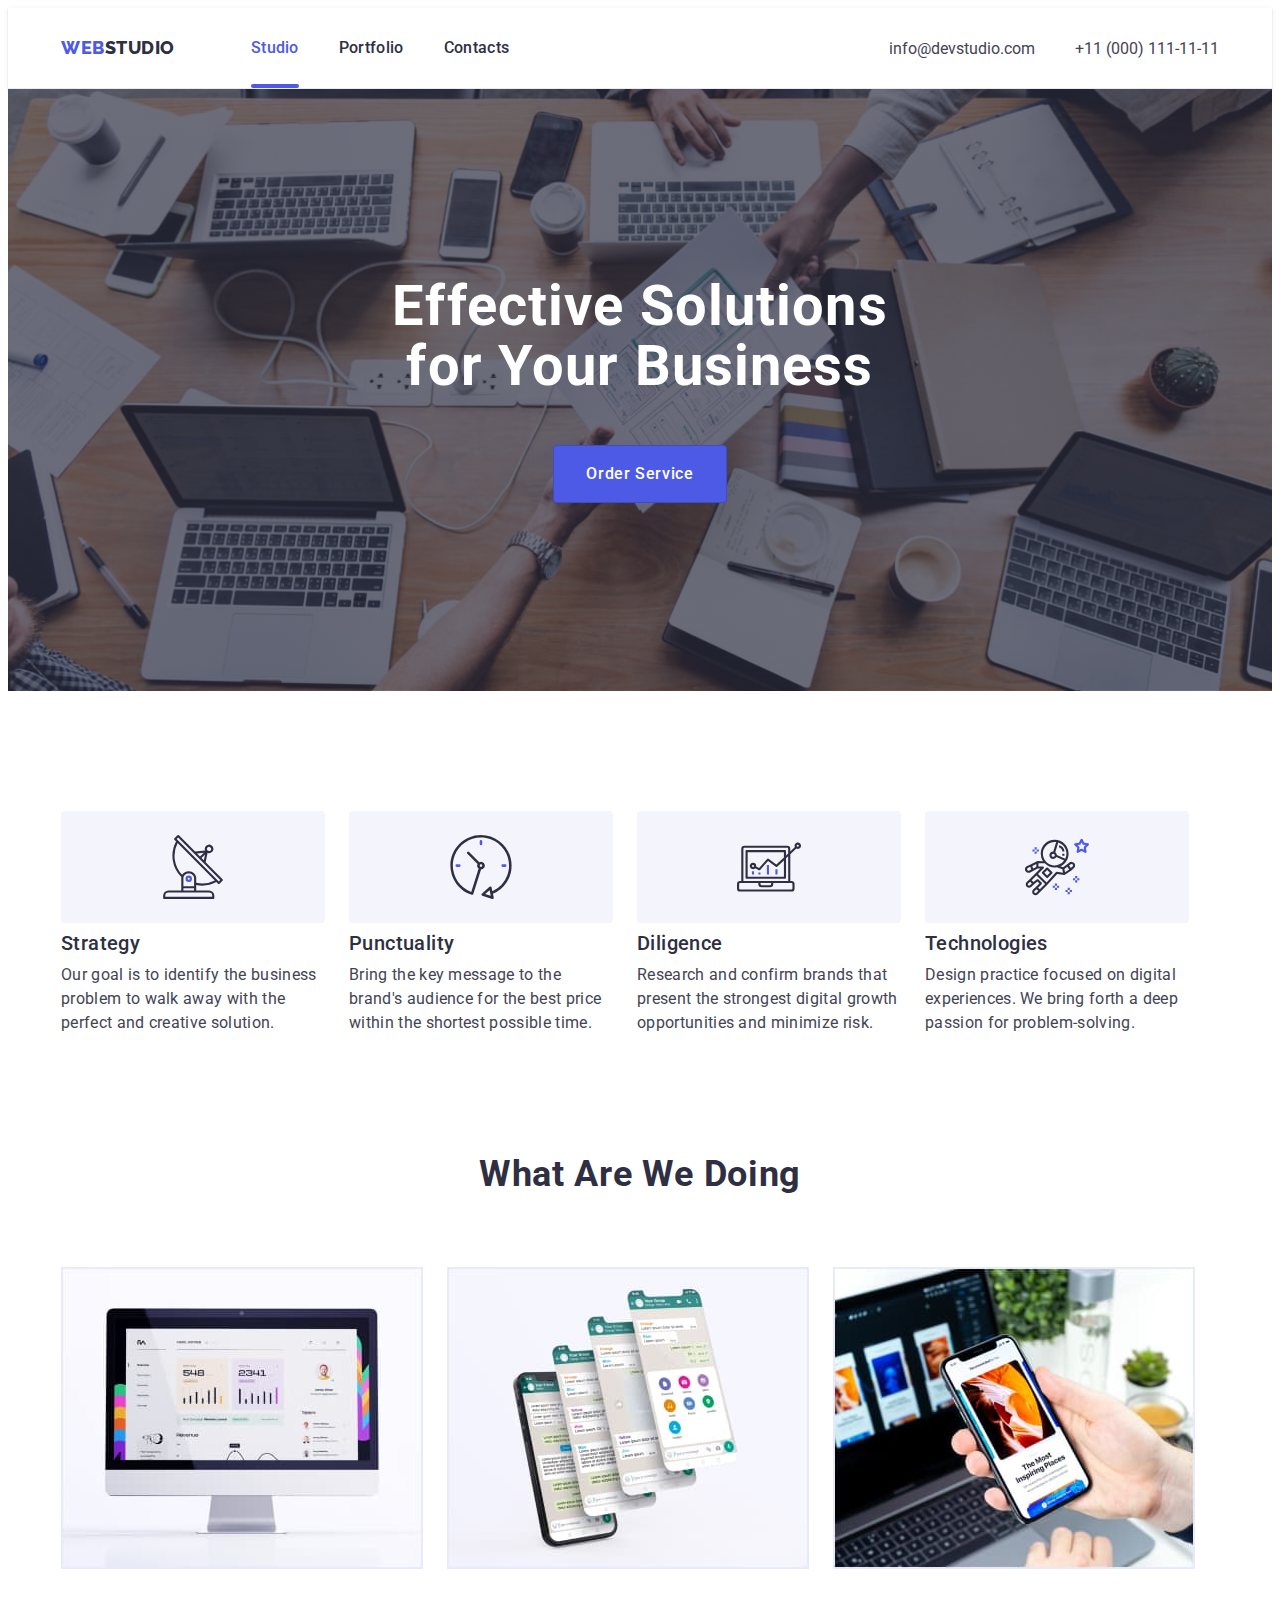
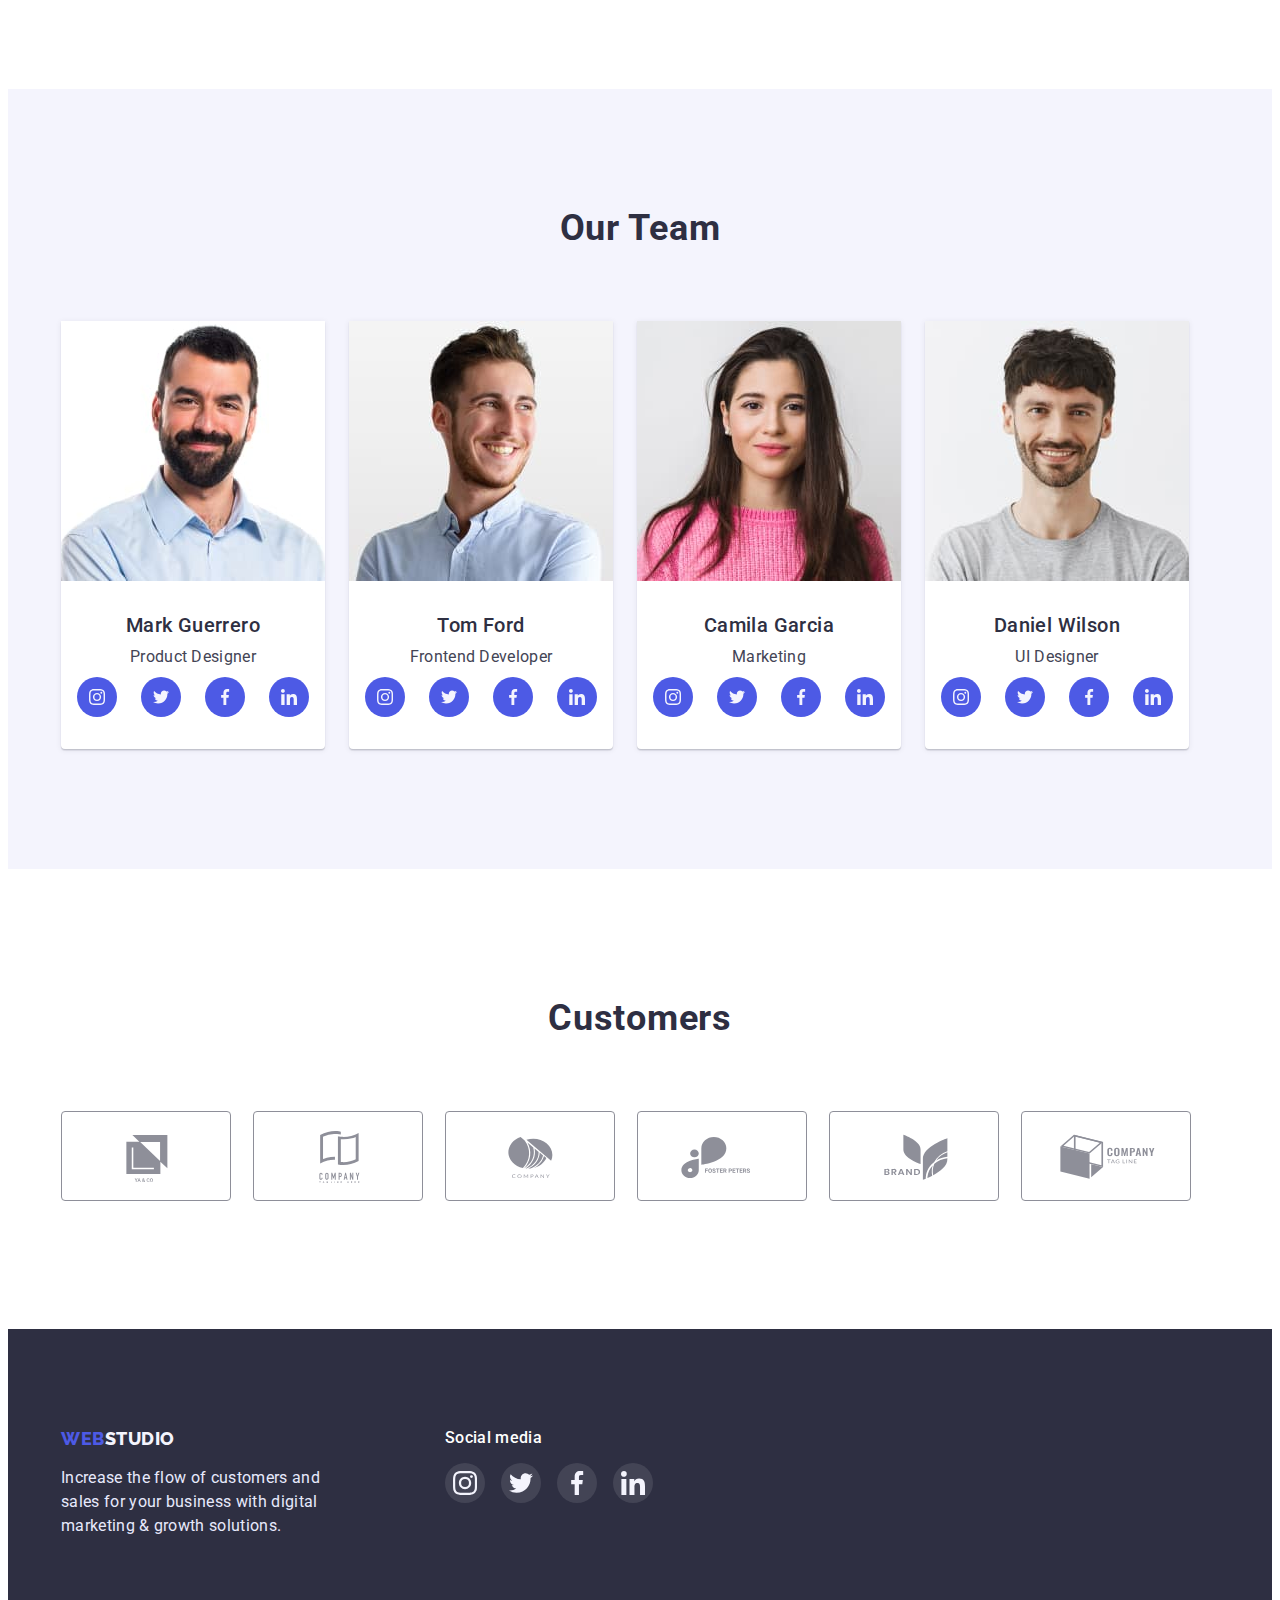
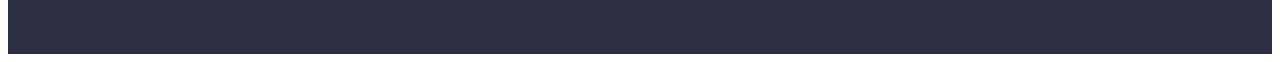
<file: index.html>
<!DOCTYPE html>
<html lang="en">

<head>
    <meta charset="UTF-8">
    <meta http-equiv="X-UA-Compatible" content="IE=edge">
    <meta name="viewport" content="width=device-width, initial-scale=1.0">
    <title>Web Studio</title>
    <link rel="preconnect" href="https://fonts.googleapis.com">
    <link rel="preconnect" href="https://fonts.gstatic.com" crossorigin>
    <link
        href="https://fonts.googleapis.com/css2?family=Raleway:wght@800&family=Roboto:wght@400;500;700;900&display=swap"
        rel="stylesheet">
    <link rel="stylesheet" href="https://cdnjs.cloudflare.com/ajax/libs/modern-normalize/1.1.0/modern-normalize.min.css"
        integrity="sha512-wpPYUAdjBVSE4KJnH1VR1HeZfpl1ub8YT/NKx4PuQ5NmX2tKuGu6U/JRp5y+Y8XG2tV+wKQpNHVUX03MfMFn9Q=="
        crossorigin="anonymous" referrerpolicy="no-referrer" />
    <link rel="stylesheet" href="./css/styles.css" />
</head>

<body>
    <header class="header">
        <div class="container">
            <div class="header-container">
                <nav class="header-navigation">
                    <a class="logo" href="./index.html">Web<span class="logo-two">Studio</span></a>
                    <ul class="headerlist">
                        <li><a class="header-link current" href="">Studio</a> </li>
                        <li><a class="header-link" href="./portfolio.html">Portfolio</a> </li>
                        <li><a class="header-link" href="">Contacts</a> </li>
                    </ul>
                </nav>
                <address>
                    <ul class="headerlist-address">
                        <li><a class="addresslink" href="mailto:info@devstudio.com">info@devstudio.com</a></li>
                        <li><a class="addresslink" href="tel:+110001111111">+11 (000) 111-11-11</a></li>
                    </ul>
                </address>
            </div>
        </div>
    </header>
    <main>
        <section class="section-general">
            <div class="container">
                <h1 class="section-general-title">Effective Solutions for Your
                    Business</h1>
                <button class="section-general-button" type="button" data-modal-open>Order Service</button>
            </div>
        </section>
        <section class="section-hidden">
            <div class="container">
                <h2 class="hidden-title">Characteristic</h2>
                <ul class="list-characteristic">
                    <li class="item-characteristic">
                        <div class="icon-item-characteristic">
                            <svg class="icon-characteristic" width="64px" height="64px">
                                <use href="./images/icon.svg#icon-antenna-1">
                                </use>
                            </svg>
                        </div>
                        <h3 class="title-characteristic">Strategy</h3>
                        <p class="subtitle-characteristic">Our goal is to identify the business problem to walk away
                            with the perfect and creative solution.</p>
                    </li>
                    <li class="item-characteristic">
                        <div class="icon-item-characteristic">
                            <svg class="icon-characteristic" width=" 64px" height="64px">
                                <use href="./images/icon.svg#icon-clock-1">
                                </use>
                            </svg>
                        </div>
                        <h3 class="title-characteristic">Punctuality</h3>
                        <p class="subtitle-characteristic">Bring the key message to the brand's audience for the best
                            price within the shortest possible time.</p>
                    </li>
                    <li class="item-characteristic">
                        <div class="icon-item-characteristic">
                            <svg class="icon-characteristic" width=" 64px" height="64px">
                                <use href="./images/icon.svg#icon-diagram-1">
                                </use>
                            </svg>
                        </div>
                        <h3 class=" title-characteristic">Diligence</h3>
                        <p class="subtitle-characteristic">Research and confirm brands that present the strongest
                            digital growth opportunities and minimize risk.
                        </p>
                    </li>
                    <li class="item-characteristic">
                        <div class="icon-item-characteristic">
                            <svg class="icon-characteristic" width=" 64px" height="64px">
                                <use href="./images/icon.svg#icon-astronaut-1">
                                </use>
                            </svg>
                        </div>
                        <h3 class="title-characteristic">Technologies</h3>
                        <p class="subtitle-characteristic">Design practice focused on digital experiences. We bring
                            forth a deep passion for problem-solving.
                        </p>
                    </li>
                </ul>
            </div>
        </section>
        <section class="section-project">
            <div class="container">
                <h2 class="title-project">What are we doing</h2>
                <ul class="list-project">
                    <li>
                        <img class="img-project" src="./images/computer.jpg" alt="computer" width="360">
                    </li>
                    <li>
                        <img class="img-project" src="./images/screen.jpg" alt="screens" width="360">
                    </li>
                    <li>
                        <img class="img-project" src="./images/telephone.jpg" alt="telephone" width="360">
                    </li>
                </ul>
            </div>
        </section>
        <section class="section-team">
            <div class="container">
                <h2 class="title-team">Our Team</h2>
                <ul class="list-team">
                    <li class="list-team-iteam">
                        <img src="./images/mark.jpg" alt="Mark Guerrero" width="264">
                        <div class="items-team">
                            <h3 class="title-team-list">Mark Guerrero</h3>
                            <p class="subtitle-team">Product Designer</p>
                        </div>
                        <ul class="social-list">
                            <li class="social-item">
                                <a class="social-link" href="">
                                    <svg class="icon-team" width="16px" height="16px">
                                        <use href="./images/icon.svg#icon-instagram-2">
                                        </use>
                                    </svg>
                                </a>
                            </li>
                            <li class="social-item">
                                <a class="social-link" href="">
                                    <svg class="icon-team" width="16px" height="16px">
                                        <use href="./images/icon.svg#icon-twitter-1">
                                        </use>
                                    </svg>
                                </a>
                            </li>
                            <li class="social-item">
                                <a class="social-link" href="">
                                    <svg class="icon-team" width="16px" height="16px">
                                        <use href="./images/icon.svg#icon-facebook-1">
                                        </use>
                                    </svg>
                                </a>
                            </li>
                            <li class="social-item">
                                <a class="social-link" href="">
                                    <svg class="icon-team" width="16px" height="16px">
                                        <use href="./images/icon.svg#icon-linkedin-1">
                                        </use>
                                    </svg>
                                </a>
                            </li>
                        </ul>
                    </li>
                    <li class="list-team-iteam">
                        <img src="./images/tom.jpg" alt="Tom Ford" width="264">
                        <div class="items-team">
                            <h3 class="title-team-list">Tom Ford</h3>
                            <p class="subtitle-team">Frontend Developer</p>
                        </div>
                        <ul class="social-list">
                            <li class="social-item">
                                <a class="social-link" href="">
                                    <svg class="icon-team" width="16px" height="16px">
                                        <use href="./images/icon.svg#icon-instagram-2">
                                        </use>
                                    </svg>
                                </a>
                            </li>
                            <li class="social-item">
                                <a class="social-link" href="">
                                    <svg class="icon-team" width="16px" height="16px">
                                        <use href="./images/icon.svg#icon-twitter-1">
                                        </use>
                                    </svg>
                                </a>
                            </li>
                            <li class="social-item">
                                <a class="social-link" href="">
                                    <svg class="icon-team" width="16px" height="16px">
                                        <use href="./images/icon.svg#icon-facebook-1">
                                        </use>
                                    </svg>
                                </a>
                            </li>
                            <li class="social-item">
                                <a class="social-link" href="">
                                    <svg class="icon-team" width="16px" height="16px">
                                        <use href="./images/icon.svg#icon-linkedin-1">
                                        </use>
                                    </svg>
                                </a>
                            </li>
                        </ul>
                    </li>
                    </li>
                    <li class="list-team-iteam">
                        <img src="./images/camila.jpg" alt="Camila Garcia" width="264">
                        <div class="items-team">
                            <h3 class="title-team-list">Camila Garcia</h3>
                            <p class="subtitle-team">Marketing</p>
                        </div>
                        <ul class="social-list">
                            <li class="social-item">
                                <a class="social-link" href="">
                                    <svg class="icon-team" width="16px" height="16px">
                                        <use href="./images/icon.svg#icon-instagram-2">
                                        </use>
                                    </svg>
                                </a>
                            </li>
                            <li class="social-item">
                                <a class="social-link" href="">
                                    <svg class="icon-team" width="16px" height="16px">
                                        <use href="./images/icon.svg#icon-twitter-1">
                                        </use>
                                    </svg>
                                </a>
                            </li>
                            <li class="social-item">
                                <a class="social-link" href="">
                                    <svg class="icon-team" width="16px" height="16px">
                                        <use href="./images/icon.svg#icon-facebook-1">
                                        </use>
                                    </svg>
                                </a>
                            </li>
                            <li class="social-item">
                                <a class="social-link" href="">
                                    <svg class="icon-team" width="16px" height="16px">
                                        <use href="./images/icon.svg#icon-linkedin-1">
                                        </use>
                                    </svg>
                                </a>
                            </li>
                        </ul>
                    </li>
                    </li>
                    <li class="list-team-iteam">
                        <img src="./images/daniel.jpg" alt="Daniel Wilson" width="264">
                        <div class="items-team">
                            <h3 class="title-team-list">Daniel Wilson</h3>
                            <p class="subtitle-team">UI Designer</p>
                        </div>
                        <ul class="social-list">
                            <li class="social-item">
                                <a class="social-link" href="">
                                    <svg class="icon-team" width="16px" height="16px">
                                        <use href="./images/icon.svg#icon-instagram-2">
                                        </use>
                                    </svg>
                                </a>
                            </li>
                            <li class="social-item">
                                <a class="social-link" href="">
                                    <svg class="icon-team" width="16px" height="16px">
                                        <use href="./images/icon.svg#icon-twitter-1">
                                        </use>
                                    </svg>
                                </a>
                            </li>
                            <li class="social-item">
                                <a class="social-link" href="">
                                    <svg class="icon-team" width="16px" height="16px">
                                        <use href="./images/icon.svg#icon-facebook-1">
                                        </use>
                                    </svg>
                                </a>
                            </li>
                            <li class="social-item">
                                <a class="social-link" href="">
                                    <svg class="icon-team" width="16px" height="16px">
                                        <use href="./images/icon.svg#icon-linkedin-1">
                                        </use>
                                    </svg>
                                </a>
                            </li>
                        </ul>
                    </li>
                    </li>
                </ul>
            </div>
        </section>
        <section class="customers-section">
            <div class="container">
                <h3 class="customers-title">Customers</h3>
                <ul class="customers-list">
                    <li class="customers-item">
                        <a class="customers-link" href="">
                            <svg class="customers-icon" width="104px" height="56px">
                                <use href="./images/icon.svg#icon-Logo">
                                </use>
                            </svg>
                        </a>
                    </li>
                    <li class="customers-item">
                        <a class="customers-link" href="">
                            <svg class="customers-icon" width="104px" height="56px">
                                <use href="./images/icon.svg#icon-Logo-1">
                                </use>
                            </svg>
                        </a>
                    </li>
                    <li class="customers-item">
                        <a class="customers-link" href="">
                            <svg class="customers-icon" width="104px" height="56px">
                                <use href="./images/icon.svg#icon-Logo-2">
                                </use>
                            </svg>
                        </a>
                    </li>
                    <li class="customers-item">
                        <a class="customers-link" href="">
                            <svg class="customers-icon" width="104px" height="56px">
                                <use href="./images/icon.svg#icon-Logo-3">
                                </use>
                            </svg>
                        </a>
                    </li>
                    <li class="customers-item">
                        <a class="customers-link" href="">
                            <svg class="customers-icon" width="104px" height="56px">
                                <use href="./images/icon.svg#icon-Logo-4">
                                </use>
                            </svg>
                        </a>
                    </li>
                    <li class="customers-item">
                        <a class="customers-link" href="">
                            <svg class="customers-icon" width="104px" height="56px">
                                <use href="./images/icon.svg#icon-Logo-5">
                                </use>
                            </svg>
                        </a>
                    </li>
                </ul>
            </div>
        </section>
    </main>
    <footer class="footer-page">
        <div class="container">
            <ul class="footer-list">
                <li>
                    <a class="footer-link" href="./index.html"><span class="footer-link-logo">Web</span>Studio</a>
                    <p class="footer-subtitle">Increase the flow of customers and sales for your business with digital
                        marketing
                        & growth solutions.</p>
                </li>
                <li>
                    <h4 class="footer-social-title">Social media</h4>
                    <ul class="footer-social-list">
                        <li class="social-item">
                            <a class="footer-social-link" href="">
                                <svg class="footer-icon" width="24px" height="24px">
                                    <use href="./images/icon.svg#icon-instagram-2">
                                    </use>
                                </svg>
                            </a>
                        </li>
                        <li class="social-item">
                            <a class="footer-social-link" href="">
                                <svg class="footer-icon" width="24px" height="24px">
                                    <use href="./images/icon.svg#icon-twitter-1">
                                    </use>
                                </svg>
                            </a>
                        </li>
                        <li class="social-item">
                            <a class="footer-social-link" href="">
                                <svg class="footer-icon" width="24px" height="24px">
                                    <use href="./images/icon.svg#icon-facebook-1">
                                    </use>
                                </svg>
                            </a>
                        </li>
                        <li class="social-item">
                            <a class="footer-social-link" href="">
                                <svg class="footer-icon" width="24px" height="24px">
                                    <use href="./images/icon.svg#icon-linkedin-1">
                                    </use>
                                </svg>
                            </a>
                        </li>
                    </ul>
                </li>
            </ul>
        </div>
    </footer>

    <div class="backdrop is-hidden" data-modal>
        <div class="modal">
            <button class="modal-close" type="button" data-modal-close>
                <svg width="8px" height="8px">
                    <use href="./images/icon.svg#icon-close-black-18dp">
                    </use>
                </svg>
            </button>
        </div>
    </div>

    <script src="./modal.js"></script>

</body>

</html>
</file>
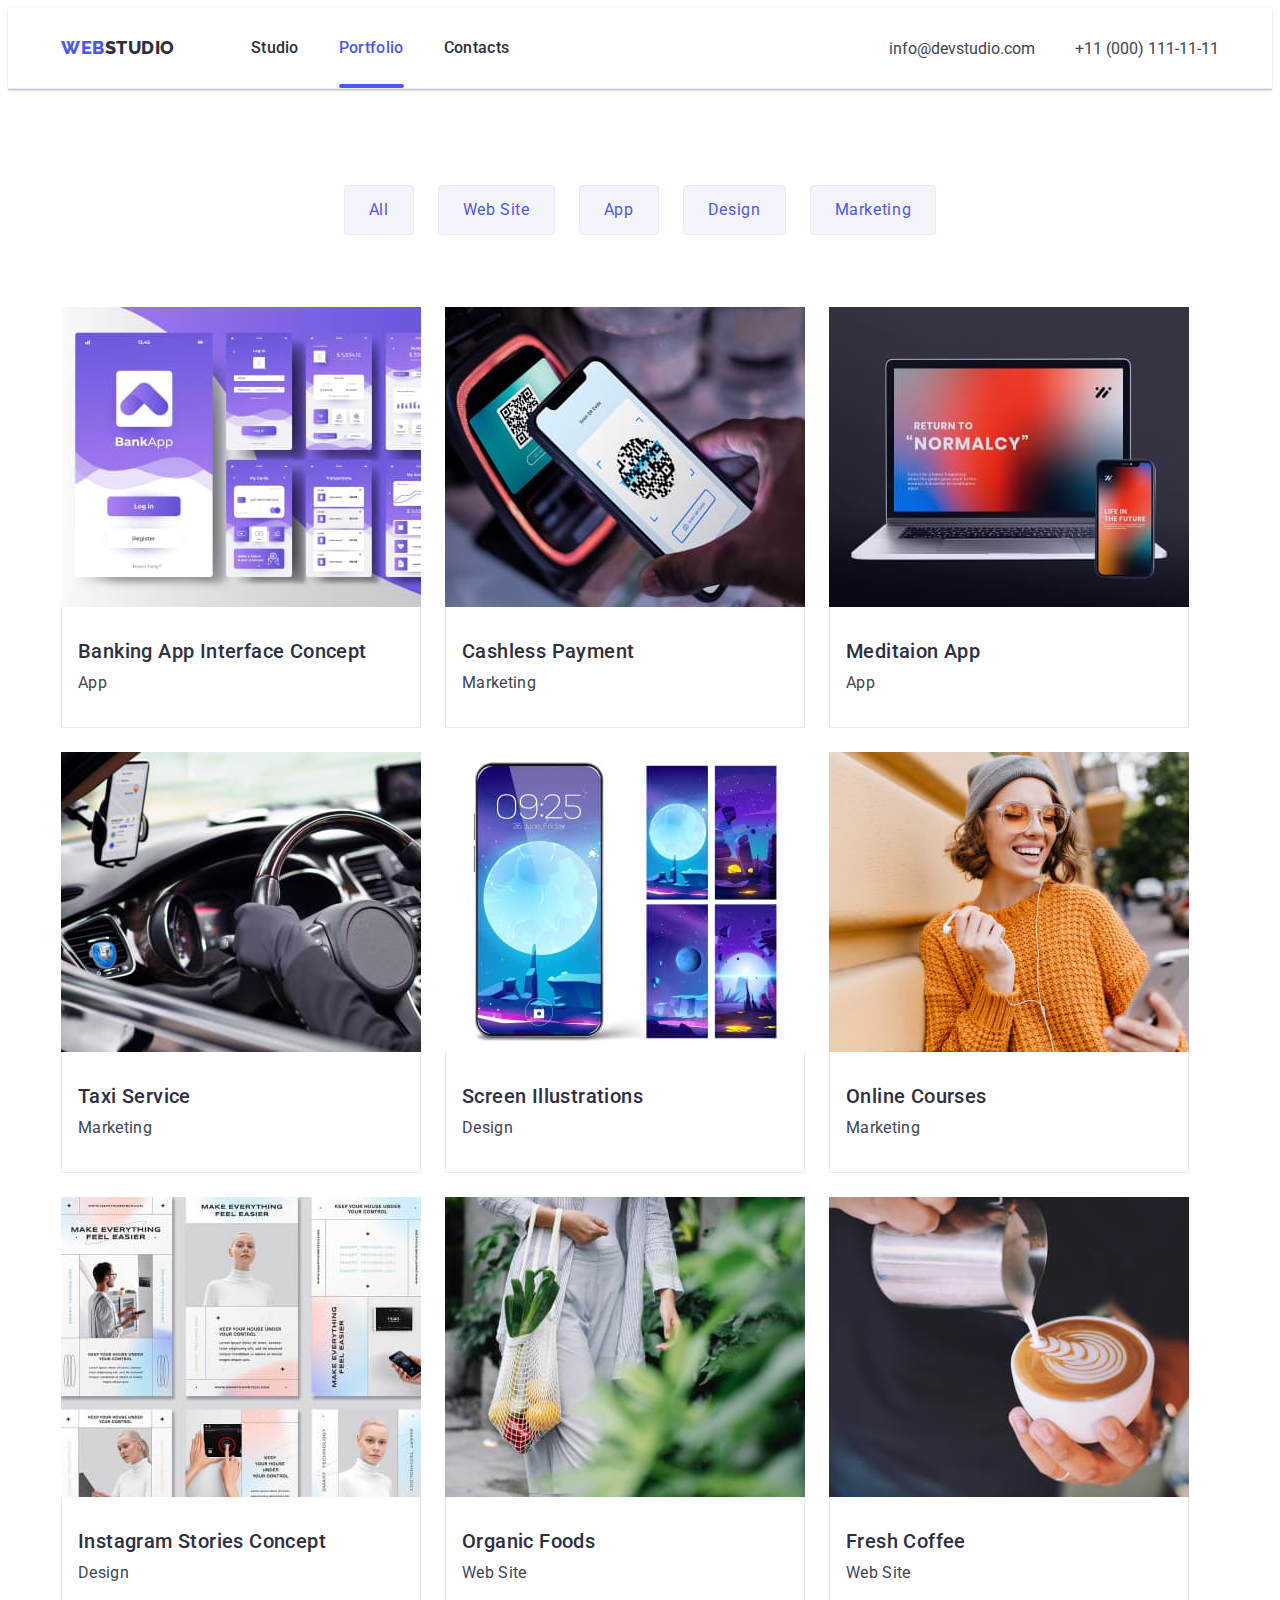
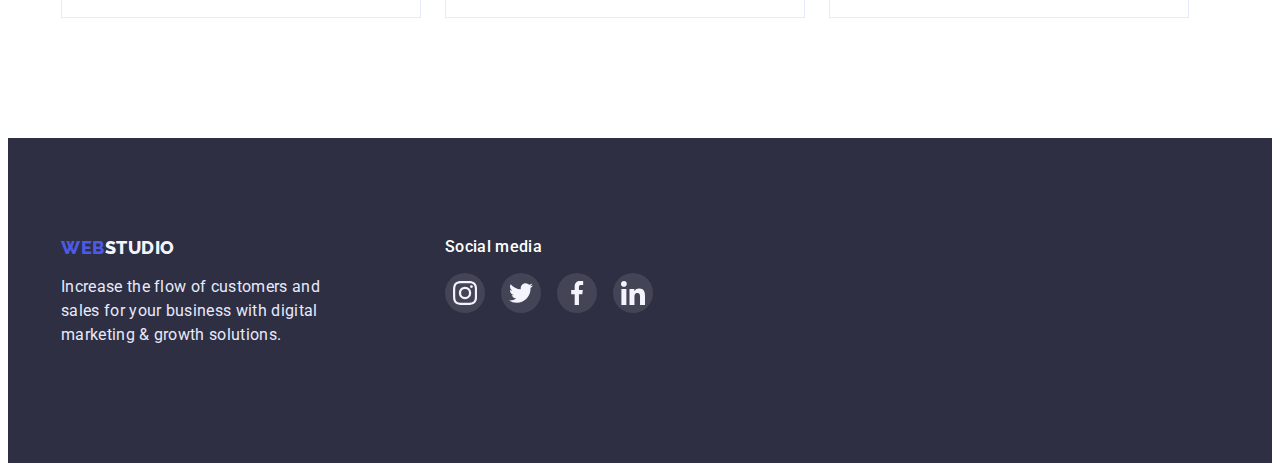
<file: portfolio.html>
<!DOCTYPE html>
<html lang="en">

<head>
    <meta charset="UTF-8">
    <meta http-equiv="X-UA-Compatible" content="IE=edge">
    <meta name="viewport" content="width=device-width, initial-scale=1.0">
    <title>Web Studio</title>
    <link rel="preconnect" href="https://fonts.googleapis.com">
    <link rel="preconnect" href="https://fonts.gstatic.com" crossorigin>
    <link
        href="https://fonts.googleapis.com/css2?family=Raleway:wght@800&family=Roboto:wght@400;500;700;900&display=swap"
        rel="stylesheet">
    <link rel="stylesheet" href="https://cdnjs.cloudflare.com/ajax/libs/modern-normalize/1.1.0/modern-normalize.min.css"
        integrity="sha512-wpPYUAdjBVSE4KJnH1VR1HeZfpl1ub8YT/NKx4PuQ5NmX2tKuGu6U/JRp5y+Y8XG2tV+wKQpNHVUX03MfMFn9Q=="
        crossorigin="anonymous" referrerpolicy="no-referrer" />
    <link rel="stylesheet" href="./css/styles.css" />
</head>

<body>
    <header class="header">
        <div class="container">
            <div class="header-container">
                <nav class="header-navigation">
                    <a class="logo" href="./index.html">Web<span class="logo-two">Studio</span></a>
                    <ul class="headerlist">
                        <li><a class="header-link" href="./index.html">Studio</a> </li>
                        <li><a class="header-link current" href="">Portfolio</a> </li>
                        <li><a class="header-link" href="">Contacts</a> </li>
                    </ul>
                </nav>
                <address>
                    <ul class="headerlist">
                        <li><a class="addresslink" href="mailto:info@devstudio.com">info@devstudio.com</a></li>
                        <li><a class="addresslink" href="tel:+110001111111">+11 (000) 111-11-11</a></li>
                    </ul>
                </address>
            </div>
        </div>
    </header>

    <main>
        <section class="section-main">
            <div class="container">
                <h1 class="hidden-title">Button-filter</h1>
                <ul class="list-button">
                    <li><button class="button-filter" type="button">All</button></li>
                    <li><button class="button-filter" type="button">Web Site</button></li>
                    <li><button class="button-filter" type="button">App</button></li>
                    <li><button class="button-filter" type="button">Design</button></li>
                    <li><button class="button-filter" type="button">Marketing</button></li>
                </ul>
                <ul class="items-app">
                    <li class="list-app">
                        <div class="overlay-img-app">
                            <img src="./images/displaywithapp.jpg" alt="Banking App" width="360">
                            <div class="overlay-app">
                                <p class="overlay-text">
                                    14 Stylish and User-Friendly App Design Concepts · Task Manager App · Calorie
                                    Tracker App · Exotic Fruit Ecommerce App ·
                                    Cloud Storage App
                                </p>
                            </div>
                        </div>
                        <div class="text-app">
                            <h2 class="title-app">Banking App Interface Concept</h2>
                            <p class="subtitle-app">App</p>
                        </div>
                    </li>
                    <li class="list-app">
                        <div class="overlay-img-app">
                            <img src="./images/scanqrcod.jpg" alt="Payment" width="360">
                            <div class="overlay-app">
                                <p class="overlay-text">
                                    14 Stylish and User-Friendly App Design Concepts · Task Manager App · Calorie
                                    Tracker App · Exotic Fruit Ecommerce App ·
                                    Cloud Storage App
                                </p>
                            </div>
                        </div>
                        <div class="text-app">
                            <h2 class="title-app">Cashless Payment</h2>
                            <p class="subtitle-app">Marketing</p>
                        </div>
                    </li>
                    <li class="list-app">
                        <div class="overlay-img-app">
                            <img src="./images/computerandtelephone.jpg" alt="App on computer and telephone"
                                width="360">
                            <div class="overlay-app">
                                <p class="overlay-text">
                                    14 Stylish and User-Friendly App Design Concepts · Task Manager App · Calorie
                                    Tracker App · Exotic Fruit Ecommerce App ·
                                    Cloud Storage App
                                </p>
                            </div>
                        </div>
                        <div class="text-app">
                            <h2 class="title-app">Meditaion App</h2>
                            <p class="subtitle-app">App</p>
                        </div>
                    </li>
                    <li class="list-app">
                        <div class="overlay-img-app">
                            <img src="./images/car.jpg" alt="Car and telephone" width="360">
                            <div class="overlay-app">
                                <p class="overlay-text">
                                    14 Stylish and User-Friendly App Design Concepts · Task Manager App · Calorie
                                    Tracker App · Exotic Fruit Ecommerce App ·
                                    Cloud Storage App
                                </p>
                            </div>
                        </div>
                        <div class="text-app">
                            <h3 class="title-app">Taxi Service</h3>
                            <p class="subtitle-app">Marketing</p>
                        </div>
                    </li>
                    <li class="list-app">
                        <div class="overlay-img-app">
                            <img src="./images/screenimages.jpg" alt="Images on telephone" width="360">
                            <div class="overlay-app">
                                <p class="overlay-text">
                                    14 Stylish and User-Friendly App Design Concepts · Task Manager App · Calorie
                                    Tracker App · Exotic Fruit Ecommerce App ·
                                    Cloud Storage App
                                </p>
                            </div>
                        </div>
                        <div class="text-app">
                            <h3 class="title-app">Screen Illustrations</h3>
                            <p class="subtitle-app">Design</p>
                        </div>
                    </li>
                    <li class="list-app">
                        <div class="overlay-img-app">
                            <img src="./images/girl.jpg" alt="Girl with telephone" width="360">
                            <div class="overlay-app">
                                <p class="overlay-text">
                                    14 Stylish and User-Friendly App Design Concepts · Task Manager App · Calorie
                                    Tracker App · Exotic Fruit Ecommerce App ·
                                    Cloud Storage App
                                </p>
                            </div>
                        </div>
                        <div class="text-app">
                            <h3 class="title-app">Online Courses</h3>
                            <p class="subtitle-app">Marketing</p>
                        </div>
                    </li>
                    <li class="list-app">
                        <div class="overlay-img-app">
                            <img src="./images/instagrampages.jpg" alt="Content in instagram" width="360">
                            <div class="overlay-app">
                                <p class="overlay-text">
                                    14 Stylish and User-Friendly App Design Concepts · Task Manager App · Calorie
                                    Tracker App · Exotic Fruit Ecommerce App ·
                                    Cloud Storage App
                                </p>
                            </div>
                        </div>
                        <div class="text-app">
                            <h4 class="title-app">Instagram Stories Concept</h4>
                            <p class="subtitle-app">Design</p>
                        </div>
                    </li>
                    <li class="list-app">
                        <div class="overlay-img-app">
                            <img src="./images/vegetables.jpg" alt="Bag with vegetables" width="360">
                            <div class="overlay-app">
                                <p class="overlay-text">
                                    14 Stylish and User-Friendly App Design Concepts · Task Manager App · Calorie
                                    Tracker App · Exotic Fruit Ecommerce App ·
                                    Cloud Storage App
                                </p>
                            </div>
                        </div>
                        <div class="text-app">
                            <h4 class="title-app">Organic Foods</h4>
                            <p class="subtitle-app">Web Site</p>
                        </div>
                    </li>
                    <li class="list-app">
                        <div class="overlay-img-app">
                            <img src="./images/coffee.jpg" alt="Coffee" width="360">
                            <div class="overlay-app">
                                <p class="overlay-text">
                                    14 Stylish and User-Friendly App Design Concepts · Task Manager App · Calorie
                                    Tracker App · Exotic Fruit Ecommerce App ·
                                    Cloud Storage App
                                </p>
                            </div>
                        </div>
                        <div class="text-app">
                            <h4 class="title-app">Fresh Coffee</h4>
                            <p class="subtitle-app">Web Site</p>
                        </div>
                    </li>
                </ul>
            </div>
        </section>
    </main>
    <footer class="footer-page">
        <div class="container">
            <ul class="footer-list">
                <li>
                    <a class="footer-link" href="./index.html"><span class="footer-link-logo">Web</span>Studio</a>
                    <p class="footer-subtitle">Increase the flow of customers and sales for your business with digital
                        marketing
                        & growth solutions.</p>
                </li>
                <li>
                    <h4 class="footer-social-title">Social media</h4>
                    <ul class="footer-social-list">
                        <li class="social-item">
                            <a class="footer-social-link" href="">
                                <svg class="footer-icon" width="24px" height="24px">
                                    <use href="./images/icon.svg#icon-instagram-2">
                                    </use>
                                </svg>
                            </a>
                        </li>
                        <li class="social-item">
                            <a class="footer-social-link" href="">
                                <svg class="footer-icon" width="24px" height="24px">
                                    <use href="./images/icon.svg#icon-twitter-1">
                                    </use>
                                </svg>
                            </a>
                        </li>
                        <li class="social-item">
                            <a class="footer-social-link" href="">
                                <svg class="footer-icon" width="24px" height="24px">
                                    <use href="./images/icon.svg#icon-facebook-1">
                                    </use>
                                </svg>
                            </a>
                        </li>
                        <li class="social-item">
                            <a class="footer-social-link" href="">
                                <svg class="footer-icon" width="24px" height="24px">
                                    <use href="./images/icon.svg#icon-linkedin-1">
                                    </use>
                                </svg>
                            </a>
                        </li>
                    </ul>
                </li>
            </ul>
        </div>
    </footer>
</body>

</html>
</file>
<file: css/styles.css>
:root {
    --color-page: #ffffff;
    --color-page-secondary: #F4F4FD;
    --color-page-text: #2E2F42;
    --color-logo: #4D5AE5;
    --color-text: #434455;
    --color-footer: #E7E9FC;
    --color-button-portfolio: #404BBF;
    --color-svg-logo: #8e8f99;
    --color-svg-footer: #31D0AA;
    --color-modal: #FCFCFC
    --card-set-gap: 24px;
}

body {
    font-family: 'Roboto', sans-serif;
    background-color: var(--color-page);
    color:var(--color-page-text);
}

p,
h1,
h2,
h3,
h4,
h5,
h6,
ul {
    margin: 0;
    padding: 0;
}

img {
    display: block;
    max-width: 100%;
    height: auto;
}

ul {
    margin: 0;
    padding: 0;
}

.container {
    width: 100%;
    max-width: 1158px;
    margin: 0 auto;
    padding: 0 15px;
}

.header {
    background-color: var(--color-page);
    border-bottom-width: 1px;
    border-bottom-color: var(--color-footer);
    border-bottom-style: solid;
    box-shadow: 0 1px 6px 0 rgba(46, 47, 66, 0.08),
    0 1px 1px 0 rgba(46, 47, 66, 0.16),
    0 2px 1px 0 rgba(46, 47, 66, 0.08);
}

.header-container {
    display: flex;
    align-items: center;
}

.header-navigation {
    display: flex;
    align-items: center;
    flex-grow: 1;
}

.logo {
    color: var(--color-logo);
    text-transform: uppercase;
    font-family: Raleway;
    text-decoration: none;
    line-height: 1.333;
    font-size: 18px;
    font-weight: 800;
    letter-spacing: 0.03em;
}

.logo-two {
    color: var(--color-page-text);
    text-transform: uppercase;
    font-family: Raleway;
    text-decoration: none;
    line-height: 1.333;
    font-size: 18px;
    font-weight: 800;
    letter-spacing: 0.03em;
}

.headerlist {
    list-style-type: none;
    display: flex;
    gap: 40px;
    margin-left: 76px;
}

.headerlist-address {
    list-style-type: none;
    display: flex;
    gap: 40px;
}

.header-link.current {
color: var(--color-logo);
text-decoration: none;
list-style-type: none;
line-height: 1.5;
font-size: 16px;
letter-spacing: 0.02em;
padding: 28px 0;
position: relative;
}

.header-link {
    text-decoration: none;
    list-style-type: none;
    color: var(--color-page-text);
    line-height: 1.5;
    font-size: 16px;
    letter-spacing: 0.02em;
    padding: 28px 0;
    display: block;
    font-weight: 500;
    transition-property: color;
    transition-duration: 250ms;
    transition-timing-function: cubic-bezier(0.4, 0, 0.2, 1);
}

.header-link:hover,
.header-link:focus {
    color:var(--color-button-portfolio);
}

.header-link.current::after {
    content: '';
    display: block;
    position: absolute;
    bottom: 0;
    width: 100%;
    height: 4px;
    background-color: currentColor;
    border-radius: 2px;
    transform: scaleX(1);
    transition-duration: 250ms;
    transition-timing-function: cubic-bezier(0.4, 0, 0.2, 1);
}

.header-link.current:hover::after {
    transform: scaleX(0.5);
}

.addresslink {
    font-style: normal;
    text-decoration: none;
    color: var(--color-text);
    padding: 24px 0;
    transition-property: color;
    transition-duration: 250ms;
    transition-timing-function: cubic-bezier(0.4, 0, 0.2, 1);
}

.addresslink:hover,
.addresslink:focus {
    color: var(--color-logo);
}

.section-general {
    max-width: 1440px;
    margin-left: auto;
    margin-right: auto;
    background-image: linear-gradient(rgba(46, 47, 66, 0.7),
        rgba(46, 47, 66, 0.7)), 
        url("../images/peopleoffice.jpg");
    background-color: var(--color-page-text);
    background-size: cover;
    background-repeat: no-repeat;
    background-position: center;
    padding: 188px 0;
    text-align: center;
}

.section-general-title {
    color: var(--color-page);
    font-size: 56px;
    line-height: 1.07;
    text-align: center;
    letter-spacing: 0.02em;
    margin: 0 auto;
    max-width: 496px;
}

.section-general-button {
    background-color: var(--color-logo);
    color: var(--color-page);
    border: 1px solid rgba(0,0,0,0.15);
    border-radius: 4px;
    font-family: Roboto;
    font-weight: 500;
    font-size: 16px;
    line-height: 1.5;
    cursor: pointer;
    letter-spacing: 0.04em;
    padding: 16px 32px 16px 32px;
    max-height: 510px;
    margin-top: 48px;
    transition-property: background-color;
    transition-duration: 250ms;
    transition-timing-function: cubic-bezier(0.4, 0, 0.2, 1);
}

.section-general-button:hover,
.section-general-button:focus {
    background-color: var(--color-button-portfolio);
}

.hidden-title {
    position: absolute;
    width: 1px;
    height: 1px;
    margin: -1px;
    border: 0;
    padding: 0;
    white-space: nowrap;
    clip-path: inset(100%);
    clip: rect(0 0 0 0);
    overflow: hidden;
}

.section-hidden {
    padding: 120px 0;
}

.list-characteristic {
    list-style-type: none;
    display: flex;
    gap: 24px;
}

.item-characteristic {
    width: calc((1128px - 3 * 24px)/ 4);
}

.icon-item-characteristic {
    background-color: var(--color-page-secondary);
    width: 264px;
    height: 112px;
    display: flex;
    justify-content: center;
    align-items: center;
    border-radius: 4px;
    margin-bottom: 8px;
}

.icon-characteristic {
   display: inline-block;
}

.title-characteristic {
    color: var(--color-page-text);
    font-size: 20px;
    font-weight: 500;
    line-height: 1.2;
    letter-spacing: 0.02em;
    margin-bottom: 8px;
}

.subtitle-characteristic {
    color: var(--color-text);
    font-size: 16px;
    line-height: 1.5;
    letter-spacing: 0.02em;
}

.section-project {
    padding-bottom: 120px;
}

.title-project {
    margin-bottom: 72px;
    text-transform: capitalize;
    color: var(--color-page-text);
    font-size: 36px;
    font-weight: 700;
    line-height: 1.11;
    text-align: center;
    letter-spacing: 0.02em;
}

.list-project {
    list-style-type: none;
    display: flex;
    gap: 24px;
}

.img-project {
    border: 1px solid var(--color-footer);
}

.section-team {
    background-color: var(--color-page-secondary);
    padding: 120px 0;
}

.title-team {
    color:var(--color-page-text);
    font-size: 36px;
    font-weight: 700;
    line-height: 1.11;
    text-align: center;
    letter-spacing: 0.02em;
    margin-bottom: 72px;
}

.list-team {
    list-style-type: none;
    display: flex;
    gap: 24px;
}

.list-team-iteam {
    background-color: var(--color-page);
    border-bottom-left-radius: 4px;
    border-bottom-right-radius: 4px;
    box-shadow: 0px 2px 1px 0px rgba(46, 47, 66, 0.08),
    0px 1px 1px 0px rgba(46, 47, 66, 0.16),
    0px 1px 6px 0px rgba(46, 47, 66, 0.08);
}

.title-team-list {
    font-size: 20px;
    font-weight: 500;
    line-height: 1.2;
    text-align: center;
    color: var(--color-page-text);
    letter-spacing: 0.02em;
    margin-bottom: 8px;
}

.subtitle-team {
    font-size: 16px;
    line-height: 1.5;
    text-align: center;
    color:var(--color-text);
    letter-spacing: 0.02em;
}

.items-team {
    padding-top: 32px;
    padding-bottom: 8px;
}

.social-list {
    margin-bottom: 32px;
    list-style-type: none;
    display: flex;
    gap: 24px;
    justify-content: center;
}

.social-item {
    width: 40px;
    height: 40px;
}

.icon-team {
    fill: currentColor;
}

.social-link {
    width: 100%;
    height: 100%;
    display: flex;
    align-items: center;
    justify-content: center;
    background-color: var(--color-logo);
    border-radius: 50%;
    color: var(--color-page-secondary);
    transition-property: background-color, border-radius;
    transition-duration: 250ms;
    transition-timing-function: cubic-bezier(0.4, 0, 0.2, 1);
}

.social-link:hover,
.social-link:focus {
    background-color: var(--color-button-portfolio);
    border-radius: 50%;
}

.customers-section {
    background-color: var(--color-page);
    padding-bottom: 130px;
}

.customers-title {
    padding-top: 130px;
    margin-bottom: 72px;
    text-align: center;
    font-weight: 700;
    font-size: 36px;
    letter-spacing: 0.02em;
    line-height: 1.11;
    color: var(--color-page-text);
}

.customers-list {
    list-style-type: none;
    display: flex;
    gap: 24px;
}

.customers-item {
    width: calc((1128px - 5 * 24px)/ 6);
    height: 88px;
}

.customers-link {
    display: flex;
    width: 100%;
    height: 100%;
    justify-content: center;
    align-items: center;
    border: 1px solid #8E8F99;
    border-radius: 4px;
    background-color: var(--color-page);
    color: var(--color-svg-logo);
    transition-property: color, border;
    transition-duration: 250ms;
    transition-timing-function: cubic-bezier(0.4, 0, 0.2, 1);
}

.customers-icon {
    fill: currentcolor;
}

.customers-link:hover,
.customers-link:focus {
    border: 1px solid var(--color-button-portfolio);
    color: var(--color-button-portfolio);
}

.footer-page {
    background-color: var(--color-page-text);
    padding: 100px 0;
}

.footer-link-logo {
    color:var(--color-logo);
    font-family: Raleway;
    font-weight: 800;
    font-size: 18px;
    line-height: 1.16;
    text-transform: uppercase;
    text-decoration: none;
    letter-spacing: 0.03em;
}

.footer-link {
    color:var(--color-page-secondary);
    font-family: Raleway;
    font-weight: 800;
    font-size: 18px;
    line-height: 1.16;
    text-transform: uppercase;
    text-decoration: none;
    letter-spacing: 0.03em;
}

.footer-subtitle {
    margin-top: 16px;
    color: var(--color-footer);
    font-size: 16px;
    line-height: 1.5;
    letter-spacing: 0.02em;
    width: 264px;
    margin-bottom: 16px;
}

.footer-list {
    display: flex;
    gap: 120px;
    list-style-type: none;
}

.footer-social-list {
    list-style-type: none;
    display: flex;
    gap: 16px;
}

.footer-social-title {
    color: var(--color-page);
    font-size: 16px;
    letter-spacing: 0.02em;
    line-height: 1.16;
    margin-bottom: 16px;
    font-weight: 500;
}

.footer-social-link {
    width: 40px;
    height: 40px;
}

.footer-social-link {
    width: 100%;
    height: 100%;
    display: flex;
    align-items: center;
    justify-content: center;
    background-color: rgba(255, 255, 255, 0.1);
    border-radius: 50%;
    transition-property: background-color;
    transition-duration: 250ms;
    transition-timing-function: cubic-bezier(0.4, 0, 0.2, 1);
}

.footer-icon {
    fill: var(--color-page-secondary);
}

.footer-social-link:hover,
.footer-social-link:focus {
    background-color: var(--color-svg-footer);
    border-radius: 50%;
}

/* Portfolio */

.section-main {
    padding-bottom: 120px;
    padding-top: 96px;
}

.list-button {
    list-style-type: none;
    display: flex;
    gap: 24px;
    justify-content: center;
    margin-bottom: 72px;
}

.button-filter {
    background-color: var(--color-page-secondary);
    color: var(--color-logo);
    font-family: Roboto;
    font-size: 16px;
    line-height: 1.5;
    padding: 12px 24px 12px 24px;
    letter-spacing: 0.04em;
    text-align: center;
    border: 1px solid var(--color-footer);
    border-radius: 4px;
    transition-property: background-color, color, box-shadow;
    transition-duration: 250ms;
    transition-timing-function: cubic-bezier(0.4, 0, 0.2, 1);
}

.button-filter:hover,
.button-filter:focus {
    background-color: var(--color-button-portfolio);
    color: var(--color-page);
    box-shadow: 0 2px 2px 0 rgba(0, 0, 0, 0.12),
    0 2px 1px 0 rgba(0, 0, 0, 0.08),
    0 3px 1px 0 rgba(0, 0, 0, 0.1);
    cursor: pointer;
    border-radius: 4px;
}

.items-app {
    gap: 24px;
    padding: 0;
    margin: 0;
    display: flex;
    flex-wrap: wrap;
    margin-left: calc(-1 * var(--card-set-gap));
    margin-top: calc(-1 * var(--card-set-gap));
}

.items-app > .list-app {
    flex-basis: calc((100% - 3 * var(--card-set-gap)) / 3);
    margin-left: var(--card-set-gap);
    margin-top: var(--card-set-gap);
}

.list-app {
    list-style-type: none;
    transition-property: box-shadow;
    transition-duration: 250ms;
    transition-timing-function: cubic-bezier(0.4, 0, 0.2, 1);
}

.list-app:hover {
    box-shadow: 0 2px 1px rgba(46, 47, 66, 0.08),
        0 1px 1px rgba(46, 47, 66, 0.16),
        0 1px 6px rgba(46, 47, 66, 0.08);
    cursor: pointer;
}

.text-app {
    padding-top: 32px;
    padding-bottom: 32px;
    padding-left: 16px;
    border-left-width: 1px;
    border-left-style: solid;
    border-left-color: var(--color-footer);
    border-bottom-width: 1px;
    border-bottom-style: solid;
    border-bottom-color: var(--color-footer);
    border-right-width: 1px;
    border-right-style: solid;
    border-right-color: var(--color-footer);
}

.title-app {
    font-size: 20px;
    color: var(--color-page-text);
    font-weight: 500;
    line-height: 1.2;
    letter-spacing: 0.02em;
    margin-bottom: 8px;
}

.subtitle-app {
    color: var(--color-text);
    font-size: 16px;
    line-height: 1.5;
    letter-spacing: 0.02em;
}

.overlay-img-app {
    position: relative;
    overflow: hidden;
}

.overlay-app {
    top: 0;
    left: 0;
    width: 100%;
    height: 100%;
    background-color: var(--color-logo);
    color: var(--color-page-secondary);
    position: absolute;
    transform: translateY(100%);
    transition-property: transform;
    transition-duration: 250ms;
    transition-timing-function: cubic-bezier(0.4, 0, 0.2, 1);
}

.overlay-text {
    font-size: 16px;
    font-weight: 400;
    color: var(--color-page-secondary);
    letter-spacing: 0.02em;
    line-height: 1.5;
    margin-top: 40px;
    margin-left: 32px;
    margin-right: 32px;
}

.list-app:hover .overlay-app {
    transform: translateY(0%);
}

.backdrop {
    position: fixed;
    top: 0;
    left: 0;
    width: 100%;
    height: 100%;
    background-color: rgba(46, 47, 66, 0.4);
    display: flex;
    align-items: center;
    justify-content: center;
    padding: 20px 0;
    opacity: 1;
    transition-property: opacity, visibility;
    transition-duration: 250ms;
    transition-timing-function: cubic-bezier(0.4, 0, 0.2, 1);
}

.backdrop.is-hidden {
    opacity: 0;
    pointer-events: none;
    visibility: hidden;
}

.modal {
    position: relative;
    width: 100%;
    height: 100%;
    max-width: 408px;
    max-height: 576px;
    background-color: #FCFCFC;
    box-shadow: 0 2px 1px 0 rgba(0, 0, 0, 0.2),
        0 1px 3px 0 rgba(0, 0, 0, 0.12),
        0 1px 1px 0 rgba(0, 0, 0, 0.14);
}

.modal-close {
    position: absolute;
    top: 24px;
    right: 24px;
    margin: 0;
    background-color: var(--color-footer);
    border-radius: 50%;
    border: 1px solid rgba(0, 0, 0, 0.1);
    transition-property: background-color, fill;
    transition-duration: 250ms;
    transition-timing-function: cubic-bezier(0.4, 0, 0.2, 1);
}

.modal-close:hover,
.modal-close:focus {
    cursor: pointer;
    background-color: var(--color-button-portfolio);
    fill: var(--color-page);
}
</file>
